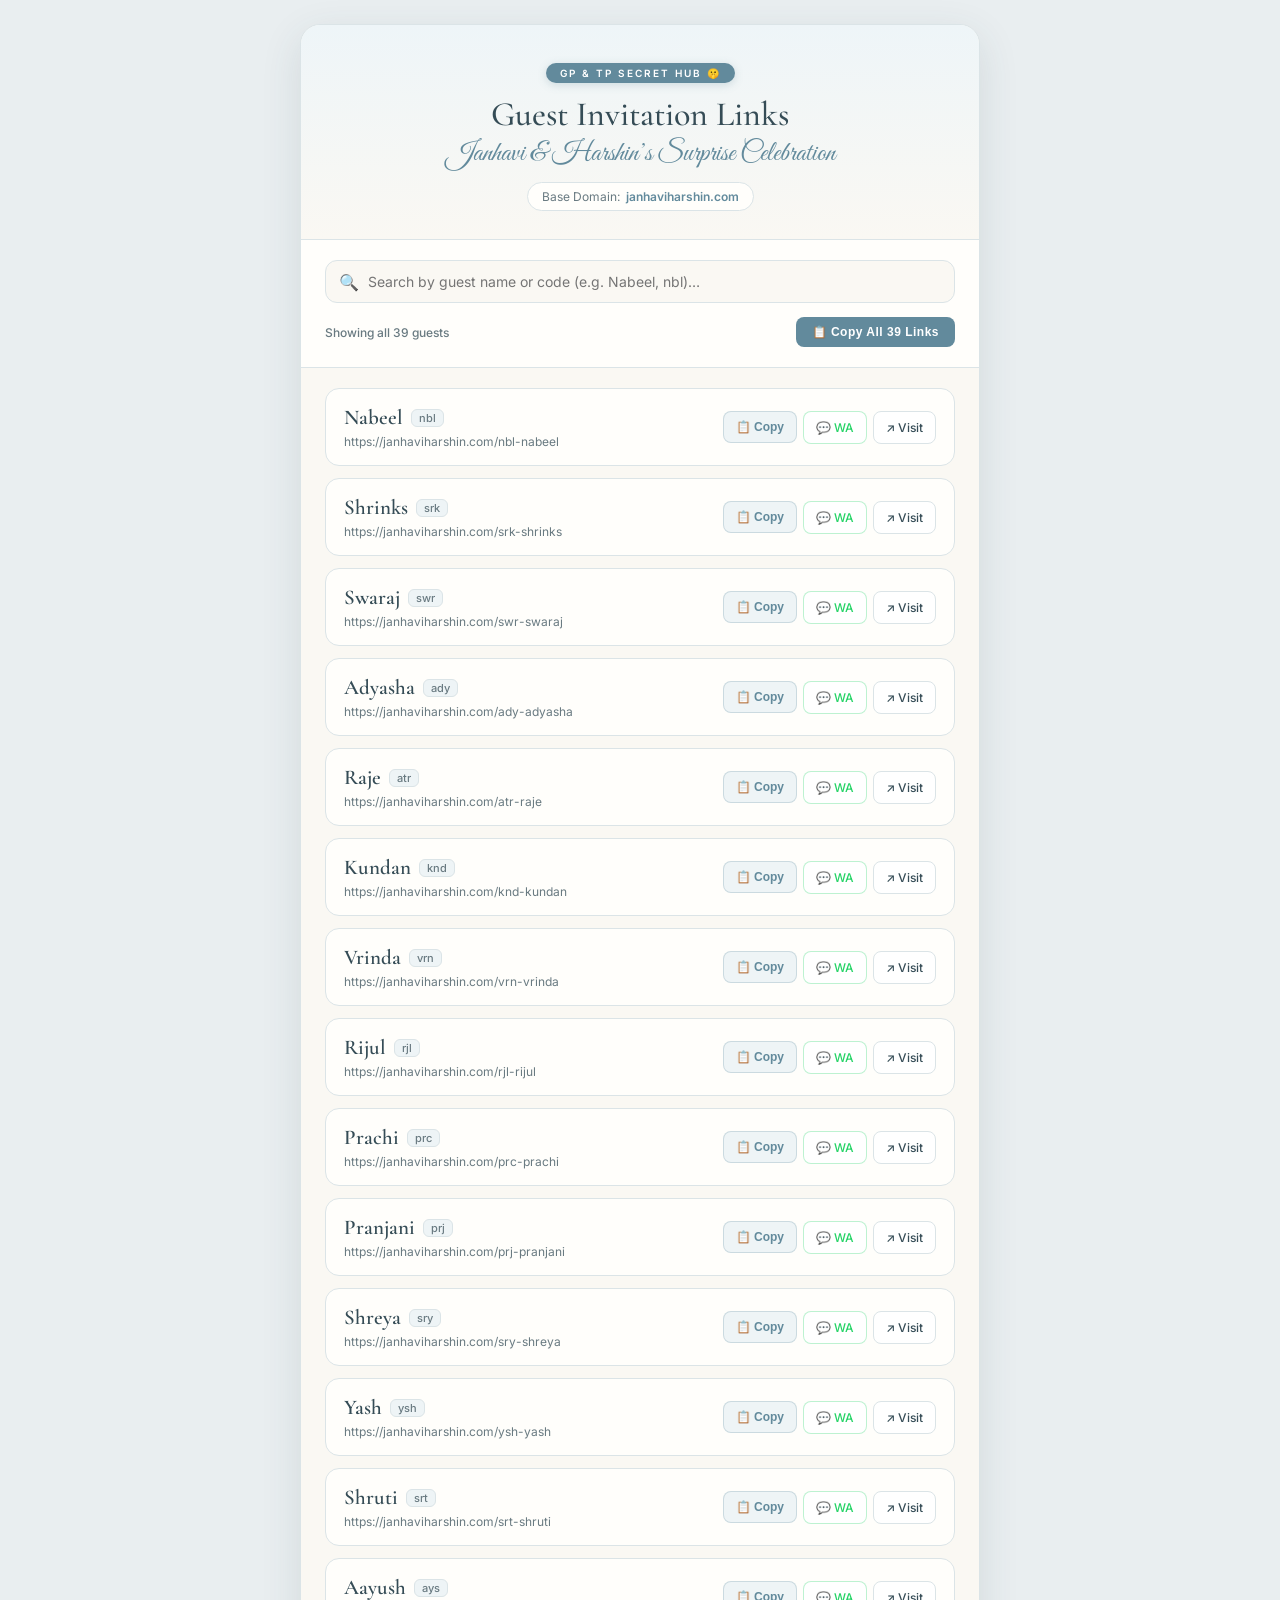
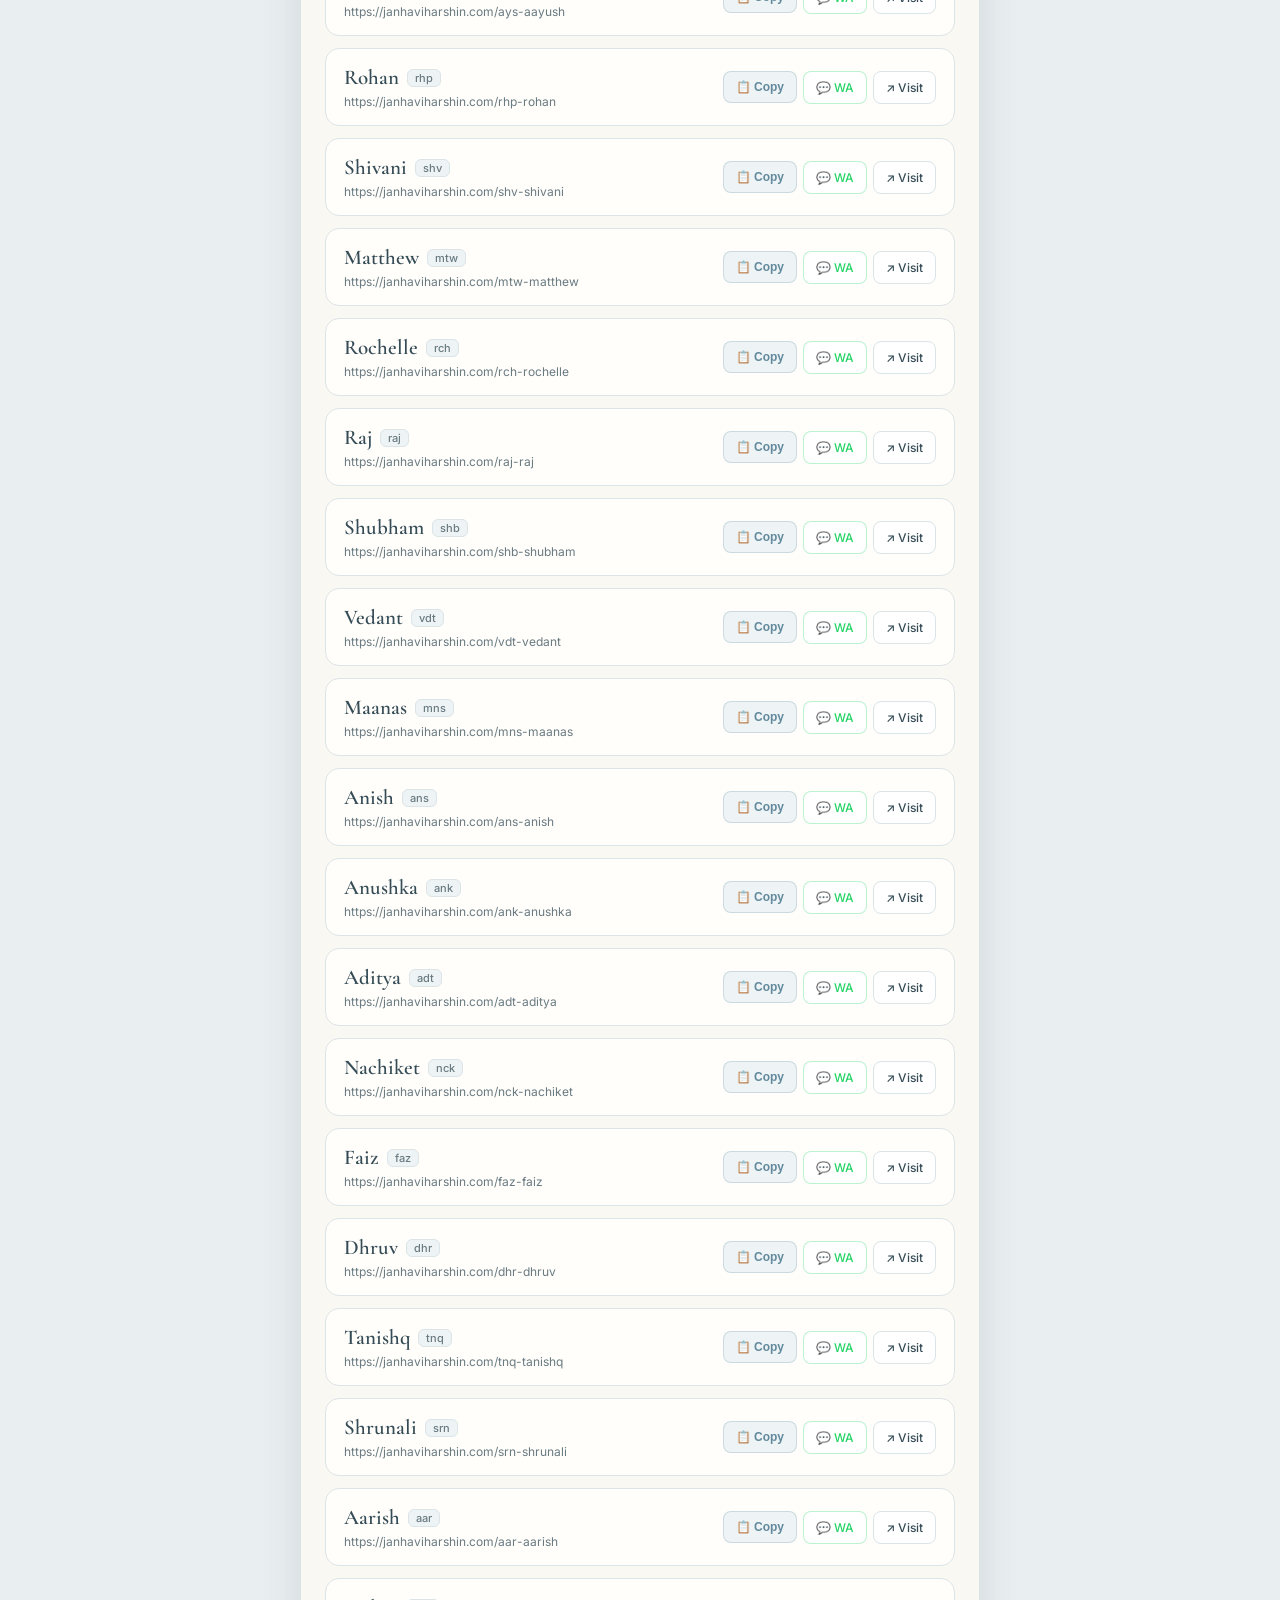
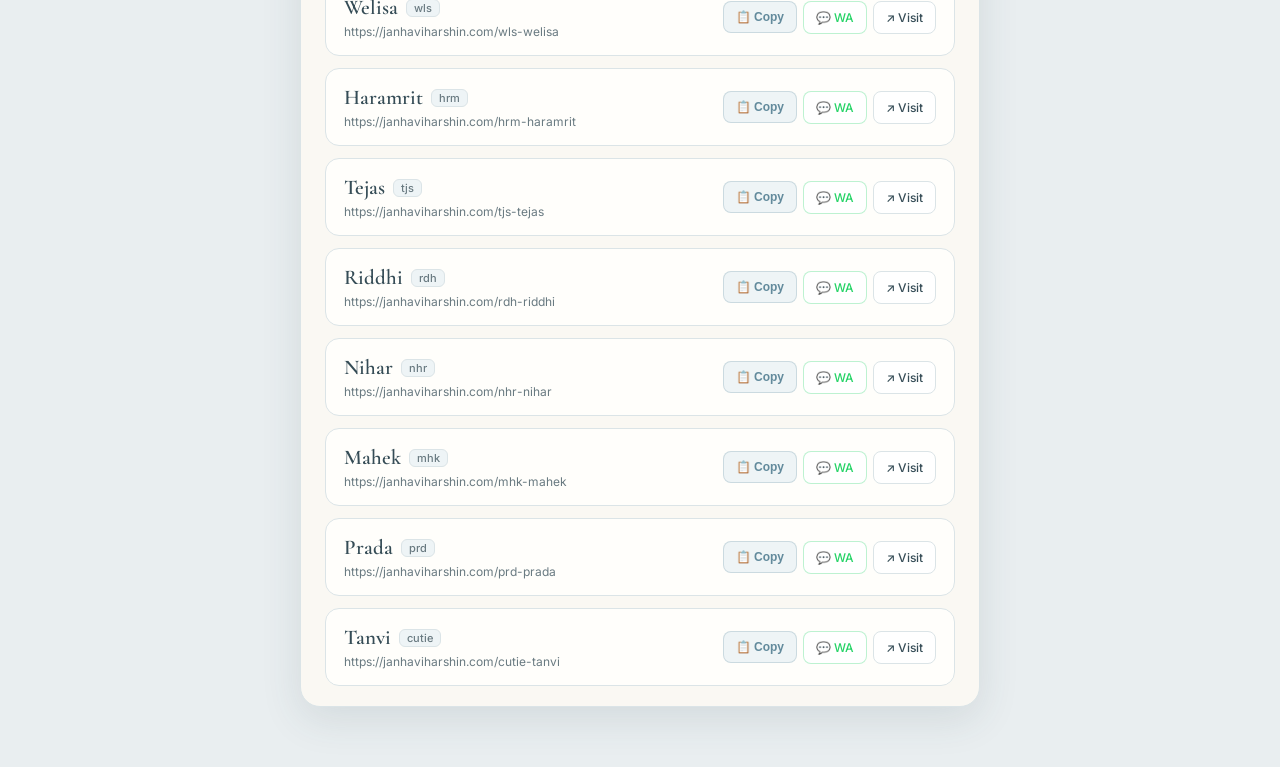
<file: site/gp-tp-links-guests.html>
<!DOCTYPE html>
<html lang="en">

<head>
  <meta charset="utf-8">
  <meta name="viewport" content="width=device-width, initial-scale=1">
  <title>Guest Links Directory · Janhavi &amp; Harshin</title>
  <meta name="robots" content="noindex, nofollow">
  <link rel="preconnect" href="https://fonts.googleapis.com">
  <link rel="preconnect" href="https://fonts.gstatic.com" crossorigin>
  <link
    href="https://fonts.googleapis.com/css2?family=Cormorant+Garamond:ital,wght@0,400;0,500;0,600;1,400;1,600&family=Great+Vibes&family=Inter:wght@400;500;600;700&display=swap"
    rel="stylesheet">
  <style>
    :root {
      --p: #628a9c;
      --p-dark: #4b6f7f;
      --ink: #354c56;
      --mut: #697a81;
      --bg: #faf8f3;
      --bg2: #eef4f6;
      --paper: #fffefb;
      --border: #dbe4e7;
      --pink: #d9788f;
      --pink-soft: #f4dce2;
      --gold: #b38b4d;
      --success: #3f8a65;
      --serif: 'Cormorant Garamond', Georgia, serif;
      --script: 'Great Vibes', cursive;
      --sans: Inter, system-ui, -apple-system, sans-serif;
    }

    * { box-sizing: border-box; margin: 0; padding: 0; }

    body {
      background: #e9eef0;
      font-family: var(--sans);
      color: var(--ink);
      -webkit-font-smoothing: antialiased;
      padding: 24px 12px 60px;
      min-height: 100vh;
    }

    .container {
      max-width: 680px;
      margin: 0 auto;
      background: var(--bg);
      border-radius: 20px;
      overflow: hidden;
      box-shadow: 0 12px 40px rgba(53, 76, 86, 0.12);
      border: 1px solid var(--border);
    }

    /* Header */
    .header {
      background: linear-gradient(180deg, #eef5f8 0%, var(--bg) 100%);
      padding: 36px 24px 28px;
      text-align: center;
      border-bottom: 1px solid var(--border);
      position: relative;
    }

    .badge {
      display: inline-flex;
      align-items: center;
      gap: 6px;
      background: var(--p);
      color: #fff;
      font-size: 10px;
      letter-spacing: 2px;
      font-weight: 600;
      text-transform: uppercase;
      padding: 4px 14px;
      border-radius: 999px;
      margin-bottom: 12px;
      box-shadow: 0 2px 8px rgba(98, 138, 156, 0.25);
    }

    .title {
      font-family: var(--serif);
      font-size: 34px;
      font-weight: 500;
      color: var(--ink);
      line-height: 1.15;
      margin-bottom: 6px;
    }

    .subtitle {
      font-family: var(--script);
      font-size: 28px;
      color: var(--p);
      line-height: 1;
      margin-bottom: 14px;
    }

    .domain-pill {
      display: inline-flex;
      align-items: center;
      gap: 6px;
      font-size: 12px;
      color: var(--mut);
      background: var(--paper);
      border: 1px solid var(--border);
      padding: 6px 14px;
      border-radius: 100px;
    }

    .domain-pill strong {
      color: var(--p);
      font-weight: 600;
    }

    /* Controls */
    .controls {
      padding: 20px 24px;
      background: var(--paper);
      border-bottom: 1px solid var(--border);
      display: flex;
      flex-direction: column;
      gap: 14px;
    }

    .search-bar {
      position: relative;
      width: 100%;
    }

    .search-input {
      width: 100%;
      padding: 12px 16px 12px 42px;
      border: 1px solid var(--border);
      border-radius: 12px;
      font-size: 14px;
      font-family: var(--sans);
      background: var(--bg);
      color: var(--ink);
      transition: all 0.2s ease;
      outline: none;
    }

    .search-input:focus {
      background: #fff;
      border-color: var(--p);
      box-shadow: 0 0 0 3px rgba(98, 138, 156, 0.15);
    }

    .search-icon {
      position: absolute;
      left: 14px;
      top: 50%;
      transform: translateY(-50%);
      color: var(--mut);
      font-size: 16px;
      pointer-events: none;
    }

    .actions-bar {
      display: flex;
      justify-content: space-between;
      align-items: center;
      flex-wrap: wrap;
      gap: 10px;
    }

    .count-label {
      font-size: 12px;
      color: var(--mut);
      font-weight: 500;
    }

    .btn-copy-all {
      display: inline-flex;
      align-items: center;
      gap: 6px;
      background: var(--p);
      color: #fff;
      border: none;
      padding: 8px 16px;
      border-radius: 8px;
      font-size: 12px;
      font-weight: 600;
      letter-spacing: 0.5px;
      cursor: pointer;
      transition: all 0.2s;
    }

    .btn-copy-all:hover {
      background: var(--p-dark);
      transform: translateY(-1px);
    }

    /* Guest Cards List */
    .guest-list {
      padding: 20px 24px;
      display: flex;
      flex-direction: column;
      gap: 12px;
    }

    .guest-card {
      background: var(--paper);
      border: 1px solid var(--border);
      border-radius: 14px;
      padding: 16px 18px;
      display: flex;
      align-items: center;
      justify-content: space-between;
      gap: 16px;
      transition: transform 0.18s ease, box-shadow 0.18s ease, border-color 0.18s ease;
    }

    .guest-card:hover {
      border-color: var(--p);
      box-shadow: 0 6px 18px rgba(98, 138, 156, 0.1);
      transform: translateY(-1px);
    }

    .guest-info {
      flex: 1;
      min-width: 0;
    }

    .guest-name-row {
      display: flex;
      align-items: center;
      gap: 8px;
      margin-bottom: 4px;
    }

    .guest-name {
      font-family: var(--serif);
      font-size: 21px;
      font-weight: 600;
      color: var(--ink);
      white-space: nowrap;
      overflow: hidden;
      text-overflow: ellipsis;
    }

    .guest-code {
      font-size: 11px;
      font-family: var(--sans);
      color: var(--mut);
      background: var(--bg2);
      border: 1px solid var(--border);
      padding: 1px 7px;
      border-radius: 6px;
      font-weight: 500;
    }

    .guest-url {
      font-size: 12px;
      color: var(--mut);
      word-break: break-all;
      display: block;
      text-decoration: none;
      transition: color 0.15s;
    }

    .guest-url:hover {
      color: var(--p);
    }

    .guest-actions {
      display: flex;
      align-items: center;
      gap: 6px;
      flex-shrink: 0;
    }

    .btn-action {
      display: inline-flex;
      align-items: center;
      justify-content: center;
      gap: 4px;
      padding: 8px 12px;
      border-radius: 8px;
      font-size: 12px;
      font-weight: 500;
      cursor: pointer;
      text-decoration: none;
      transition: all 0.15s ease;
      border: 1px solid var(--border);
      background: #fff;
      color: var(--ink);
    }

    .btn-action:hover {
      background: var(--bg2);
      border-color: var(--p);
      color: var(--p);
    }

    .btn-copy {
      background: var(--bg2);
      color: var(--p);
      border-color: rgba(98, 138, 156, 0.25);
      font-weight: 600;
    }

    .btn-copy:hover {
      background: var(--p);
      color: #fff;
      border-color: var(--p);
    }

    .btn-copy.copied {
      background: var(--success) !important;
      color: #fff !important;
      border-color: var(--success) !important;
    }

    .btn-wa {
      color: #25d366;
      border-color: rgba(37, 211, 102, 0.3);
    }

    .btn-wa:hover {
      background: #25d366;
      color: #fff;
      border-color: #25d366;
    }

    /* Toast Notification */
    .toast {
      position: fixed;
      bottom: 24px;
      left: 50%;
      transform: translateX(-50%) translateY(100px);
      background: var(--ink);
      color: #fff;
      padding: 12px 22px;
      border-radius: 100px;
      font-size: 13px;
      font-weight: 500;
      box-shadow: 0 8px 24px rgba(0, 0, 0, 0.22);
      opacity: 0;
      transition: all 0.3s cubic-bezier(0.18, 0.89, 0.32, 1.28);
      z-index: 1000;
      pointer-events: none;
      display: flex;
      align-items: center;
      gap: 8px;
    }

    .toast.show {
      transform: translateX(-50%) translateY(0);
      opacity: 1;
    }

    .empty-state {
      text-align: center;
      padding: 40px 20px;
      color: var(--mut);
      font-size: 14px;
    }

    /* Responsive */
    @media (max-width: 540px) {
      body { padding: 12px 6px 40px; }
      .header { padding: 28px 16px 22px; }
      .title { font-size: 28px; }
      .subtitle { font-size: 24px; }
      .controls { padding: 14px 16px; }
      .guest-list { padding: 14px 16px; }
      .guest-card {
        flex-direction: column;
        align-items: stretch;
        gap: 12px;
      }
      .guest-actions {
        justify-content: flex-end;
        width: 100%;
      }
      .btn-action {
        flex: 1;
        text-align: center;
      }
    }
  </style>
</head>

<body>
  <div class="container">
    <header class="header">
      <div class="badge">GP &amp; TP Secret Hub 🤫</div>
      <h1 class="title">Guest Invitation Links</h1>
      <div class="subtitle">Janhavi &amp; Harshin’s Surprise Celebration</div>
      <div class="domain-pill">
        <span>Base Domain:</span>
        <strong id="display-domain">janhaviharshin.com</strong>
      </div>
    </header>

    <div class="controls">
      <div class="search-bar">
        <span class="search-icon">🔍</span>
        <input type="text" id="search" class="search-input" placeholder="Search by guest name or code (e.g. Nabeel, nbl)…" autocomplete="off" />
      </div>
      <div class="actions-bar">
        <span class="count-label" id="count-label">Showing all 39 guests</span>
        <button class="btn-copy-all" id="btn-copy-all">
          <span>📋 Copy All 39 Links</span>
        </button>
      </div>
    </div>

    <div class="guest-list" id="guest-list">
      <!-- Guest cards rendered via JavaScript -->
    </div>
  </div>

  <div class="toast" id="toast">Link copied to clipboard! ✓</div>

  <script>
    const BASE_URL = 'https://janhaviharshin.com';

    const GUESTS = [
      { "code": "nbl", "name": "Nabeel", "route": "nbl-nabeel" },
      { "code": "srk", "name": "Shrinks", "route": "srk-shrinks" },
      { "code": "swr", "name": "Swaraj", "route": "swr-swaraj" },
      { "code": "ady", "name": "Adyasha", "route": "ady-adyasha" },
      { "code": "atr", "name": "Raje", "route": "atr-raje" },
      { "code": "knd", "name": "Kundan", "route": "knd-kundan" },
      { "code": "vrn", "name": "Vrinda", "route": "vrn-vrinda" },
      { "code": "rjl", "name": "Rijul", "route": "rjl-rijul" },
      { "code": "prc", "name": "Prachi", "route": "prc-prachi" },
      { "code": "prj", "name": "Pranjani", "route": "prj-pranjani" },
      { "code": "sry", "name": "Shreya", "route": "sry-shreya" },
      { "code": "ysh", "name": "Yash", "route": "ysh-yash" },
      { "code": "srt", "name": "Shruti", "route": "srt-shruti" },
      { "code": "ays", "name": "Aayush", "route": "ays-aayush" },
      { "code": "rhp", "name": "Rohan", "route": "rhp-rohan" },
      { "code": "shv", "name": "Shivani", "route": "shv-shivani" },
      { "code": "mtw", "name": "Matthew", "route": "mtw-matthew" },
      { "code": "rch", "name": "Rochelle", "route": "rch-rochelle" },
      { "code": "raj", "name": "Raj", "route": "raj-raj" },
      { "code": "shb", "name": "Shubham", "route": "shb-shubham" },
      { "code": "vdt", "name": "Vedant", "route": "vdt-vedant" },
      { "code": "mns", "name": "Maanas", "route": "mns-maanas" },
      { "code": "ans", "name": "Anish", "route": "ans-anish" },
      { "code": "ank", "name": "Anushka", "route": "ank-anushka" },
      { "code": "adt", "name": "Aditya", "route": "adt-aditya" },
      { "code": "nck", "name": "Nachiket", "route": "nck-nachiket" },
      { "code": "faz", "name": "Faiz", "route": "faz-faiz" },
      { "code": "dhr", "name": "Dhruv", "route": "dhr-dhruv" },
      { "code": "tnq", "name": "Tanishq", "route": "tnq-tanishq" },
      { "code": "srn", "name": "Shrunali", "route": "srn-shrunali" },
      { "code": "aar", "name": "Aarish", "route": "aar-aarish" },
      { "code": "wls", "name": "Welisa", "route": "wls-welisa" },
      { "code": "hrm", "name": "Haramrit", "route": "hrm-haramrit" },
      { "code": "tjs", "name": "Tejas", "route": "tjs-tejas" },
      { "code": "rdh", "name": "Riddhi", "route": "rdh-riddhi" },
      { "code": "nhr", "name": "Nihar", "route": "nhr-nihar" },
      { "code": "mhk", "name": "Mahek", "route": "mhk-mahek" },
      { "code": "prd", "name": "Prada", "route": "prd-prada" },
      { "code": "cutie", "name": "Tanvi", "route": "cutie-tanvi" }
    ];

    const guestListEl = document.getElementById('guest-list');
    const searchInput = document.getElementById('search');
    const countLabel = document.getElementById('count-label');
    const btnCopyAll = document.getElementById('btn-copy-all');
    const toast = document.getElementById('toast');
    let toastTimeout;

    function showToast(msg) {
      toast.textContent = msg;
      toast.classList.add('show');
      clearTimeout(toastTimeout);
      toastTimeout = setTimeout(() => toast.classList.remove('show'), 2200);
    }

    function copyToClipboard(text, successMsg = 'Copied to clipboard! ✓') {
      if (navigator.clipboard && navigator.clipboard.writeText) {
        navigator.clipboard.writeText(text).then(() => showToast(successMsg));
      } else {
        const ta = document.createElement('textarea');
        ta.value = text;
        ta.style.position = 'fixed';
        ta.style.opacity = '0';
        document.body.appendChild(ta);
        ta.select();
        document.execCommand('copy');
        document.body.removeChild(ta);
        showToast(successMsg);
      }
    }

    function renderGuests(filter = '') {
      const q = filter.trim().toLowerCase();
      const filtered = GUESTS.filter(g =>
        !q || g.name.toLowerCase().includes(q) || g.code.toLowerCase().includes(q) || g.route.toLowerCase().includes(q)
      );

      countLabel.textContent = q
        ? `Showing ${filtered.length} of ${GUESTS.length} guests`
        : `Showing all ${GUESTS.length} guests`;

      if (filtered.length === 0) {
        guestListEl.innerHTML = `<div class="empty-state">No guests found matching “${filter}”.</div>`;
        return;
      }

      guestListEl.innerHTML = filtered.map(g => {
        const link = `${BASE_URL}/${g.route}`;
        const waText = encodeURIComponent(`Hey ${g.name}! Shhh… it's a secret surprise for Janhavi, here is your personal invitation: ${link} 🤫`);
        const waLink = `https://wa.me/?text=${waText}`;

        return `
          <div class="guest-card" data-route="${g.route}">
            <div class="guest-info">
              <div class="guest-name-row">
                <span class="guest-name">${g.name}</span>
                <span class="guest-code">${g.code}</span>
              </div>
              <a href="/${g.route}" target="_blank" class="guest-url">${BASE_URL}/${g.route}</a>
            </div>
            <div class="guest-actions">
              <button class="btn-action btn-copy" onclick="handleCopyLink('${link}', this)">
                📋 Copy
              </button>
              <a href="${waLink}" target="_blank" class="btn-action btn-wa" title="Share via WhatsApp">
                💬 WA
              </a>
              <a href="/${g.route}" target="_blank" class="btn-action" title="Open guest view">
                ↗ Visit
              </a>
            </div>
          </div>
        `;
      }).join('');
    }

    window.handleCopyLink = function(link, btn) {
      copyToClipboard(link, 'Link copied! ✓');
      const originalText = btn.innerHTML;
      btn.innerHTML = '✓ Copied';
      btn.classList.add('copied');
      setTimeout(() => {
        btn.innerHTML = originalText;
        btn.classList.remove('copied');
      }, 1500);
    };

    searchInput.addEventListener('input', (e) => {
      renderGuests(e.target.value);
    });

    btnCopyAll.addEventListener('click', () => {
      const allText = GUESTS.map(g => `${g.name} : ${BASE_URL}/${g.route}`).join('\n');
      copyToClipboard(allText, 'All 39 links copied! ✓');
    });

    // Initial render
    renderGuests();
  </script>
</body>

</html>
</file>
